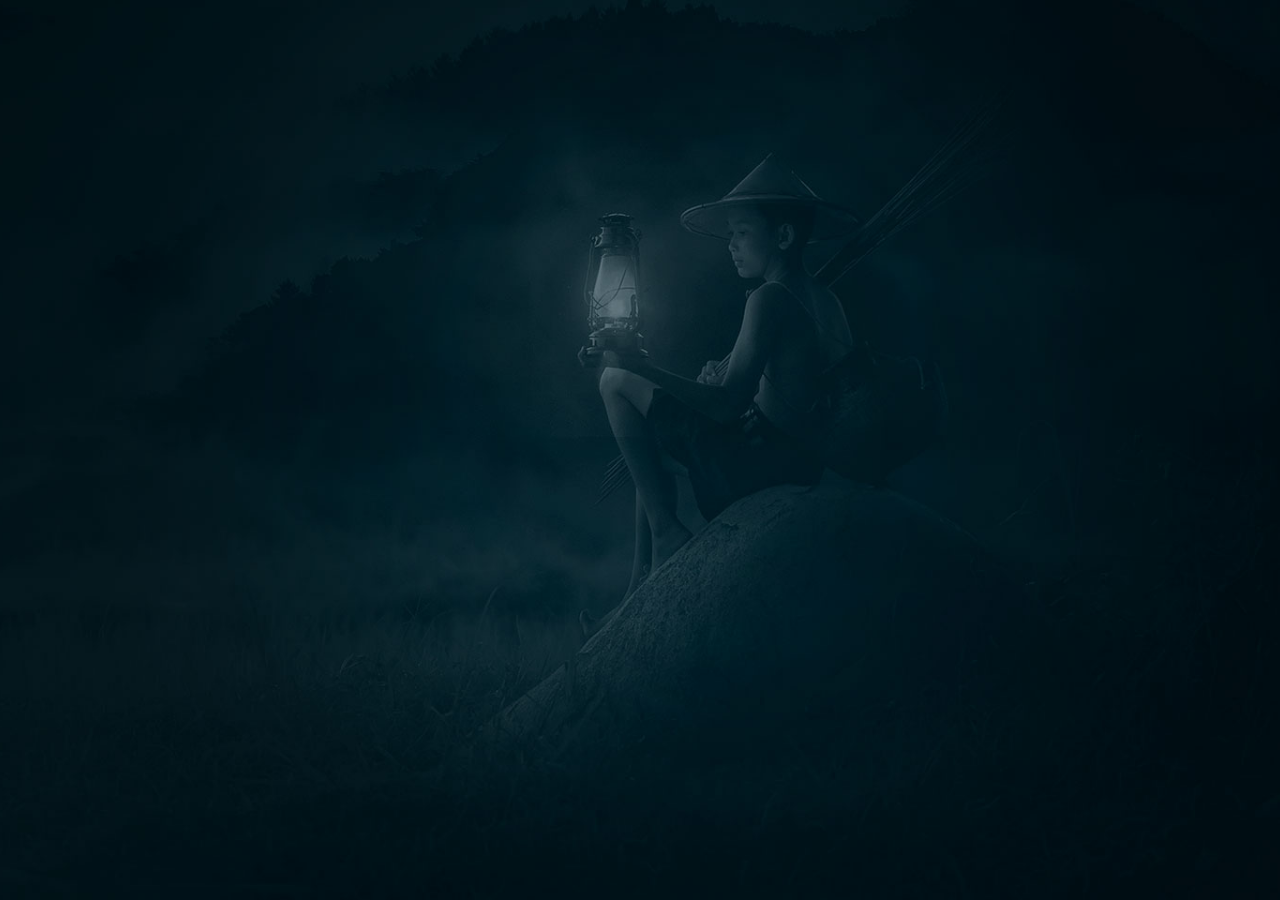
<file: index.html>
<!DOCTYPE html>
<html lang="ru">

<head>
  <meta charset="UTF-8">
  <meta name="viewport" content="width=1200, initial-scale=1.0">
  <link rel="stylesheet" href="style/main.css">
  <title>Air-asia | Welcome page</title>
</head>

<body>
  <div class="welcome">
    <div class="welcome__container">
      <div class="central">
        <img src="./logo/welcome-logo.svg" alt="air-asia" class="central__logo">
        <div class="central__text">Открой для себя Азию</div>
        <a href="./main.html" class="button welcome__btn">Войти</a>
      </div>
    </div>
  </div>
</body>

</html>
</file>
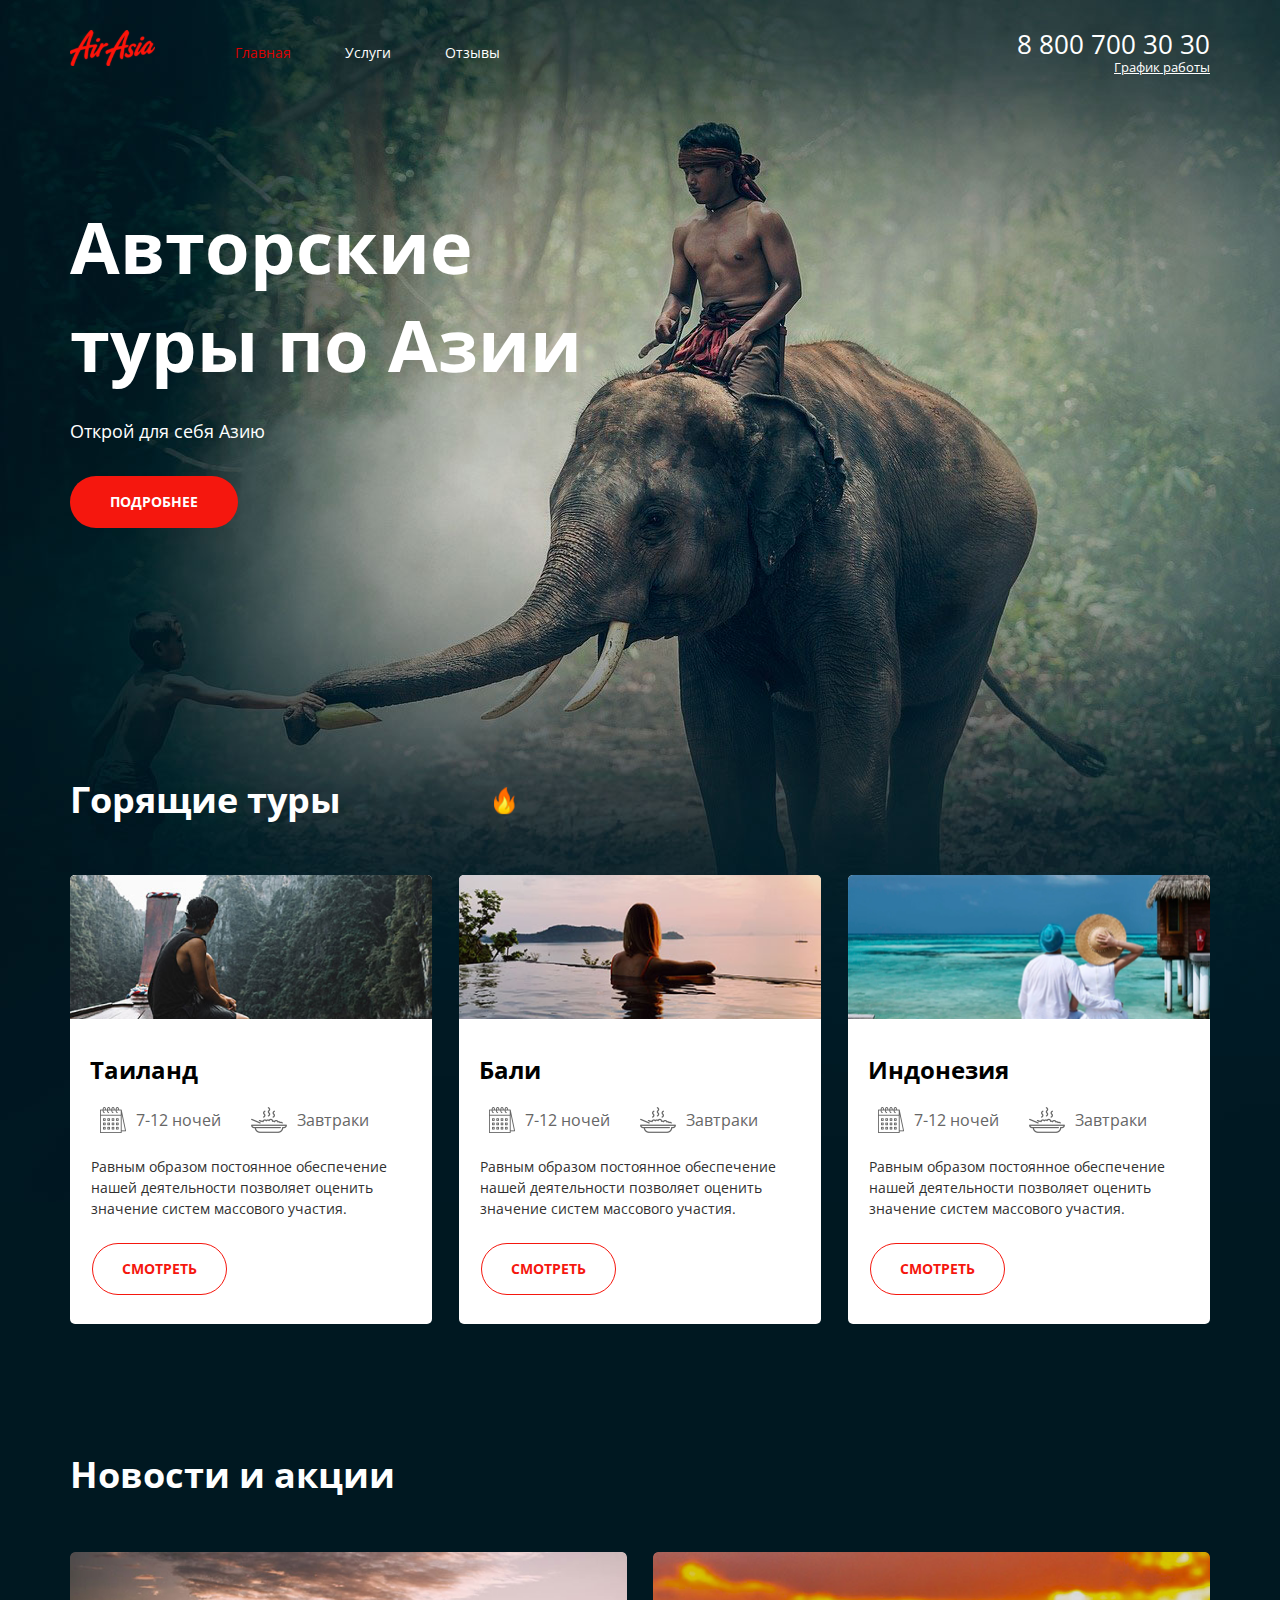
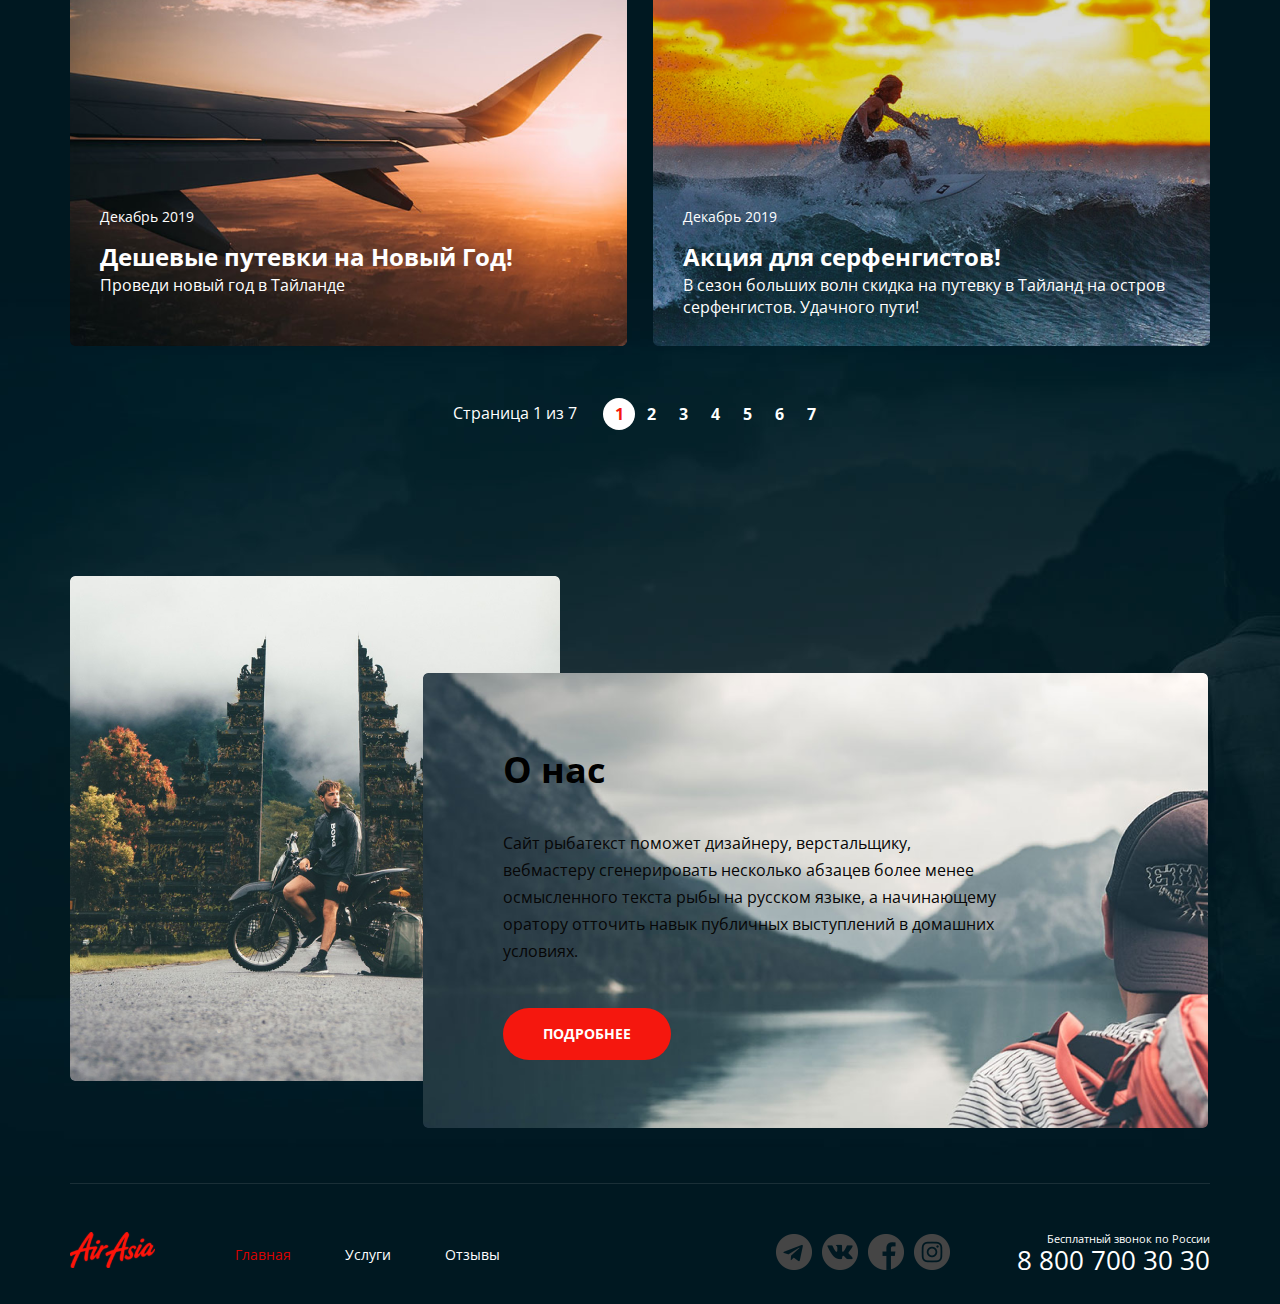
<file: main.html>
<!DOCTYPE html>
<html lang="ru">

<head>
  <meta charset="UTF-8">
  <meta name="viewport" content="width=1200, initial-scale=1.0">
  <link rel="stylesheet" href="style/main.css">
  <title>Air-asia</title>
</head>

<body>
  <div class="wrapper">
    <div class="wrapper__content wrapper__content-page">
      <!-- Шапка сайта -->
      <header class="header">
        <div class="container header__container">
          <a href="/" class="logo">
            <img src="./logo/logo.svg" alt="logo" class="logo__img">
          </a>
          <nav class="menu">
            <ul class="menu__list">
              <li class="menu__item menu__item--active">
                <a href="./main.html" class="menu__link">Главная</a>
              </li>
              <li class="menu__item">
                <a href="./services.html" class="menu__link">Услуги</a>
              </li>
              <li class="menu__item">
                <a href="./reviews.html" class="menu__link">Отзывы</a>
              </li>
            </ul>
          </nav>
          <address class="contacts">
            <a href="tel:+78007003030" class="contact__phone">8 800 700 30 30</a>
            <div class="contacts__dropdown">
              <div class="contacts__dropdown-title">График работы</div>
              <div class="contacts__menu">
                <div class="contacts__days">пн-вс: 09:00 - 20:00</div>
                <div class="contacts__dinner">Обед: 14:00-14:30</div>
              </div>
            </div>
          </address>
        </div>
      </header>

      <main class="maincontent">
        <!-- Привественная сексия -->
        <section class="hello">
          <div class="container hello__container">
            <div class="hello__text-section">
              <h1 class="hello__title">Авторские туры по Азии</h1>
              <div class="hello__subtitle">Открой для себя Азию</div>
              <a href="#" class="button">Подробнее</a>
            </div>
          </div>
        </section>

        <!-- Горящие туры -->
        <section class="offers">
          <div class="container">
            <h2 class="title title--fire">Горящие туры</h2>
            <ul class="offers__list">
              <li class="offers__item">
                <div class="offers__header">
                  <img src="./img/river.png" alt="river" class="offers__img">
                </div>
                <div class="offers__content">
                  <h5 class="offers__title">Таиланд</h5>
                  <ul class="offers__features">
                    <li class="offers__feature">
                      <img src="./icon/calendar.svg" alt="calendar" class="offers__feature-icon">
                      <div class="offer__feature-text">7-12 ночей</div>
                    </li>
                    <li class="offers__feature">
                      <img src="./icon/meal.svg" alt="meal" class="offers__feature-icon">
                      <div class="offer__feature-text">Завтраки</div>
                    </li>
                  </ul>
                  <p class="offers__text">Равным образом постоянное обеспечение нашей деятельности позволяет оценить
                    значение систем массового участия.</p>
                  <a href="#" class="button offers__button--light">Смотреть</a>
                </div>
              </li>
              <li class="offers__item">
                <div class="offers__header">
                  <img src="./img/pool.png" alt="pool" class="offers__img">
                </div>
                <div class="offers__content">
                  <h5 class="offers__title">Бали</h5>
                  <ul class="offers__features">
                    <li class="offers__feature">
                      <img src="./icon/calendar.svg" alt="calendar" class="offers__feature-icon">
                      <div class="offer__feature-text">7-12 ночей</div>
                    </li>
                    <li class="offers__feature">
                      <img src="./icon/meal.svg" alt="meal" class="offers__feature-icon">
                      <div class="offer__feature-text">Завтраки</div>
                    </li>
                  </ul>
                  <p class="offers__text">Равным образом постоянное обеспечение нашей деятельности позволяет оценить
                    значение систем массового участия.</p>
                  <a href="#" class="button offers__button--light">Смотреть</a>
              </li>
              <li class="offers__item">
                <div class="offers__header">
                  <img src="./img/ocean.png" alt="ocean" class="offers__img">
                </div>
                <div class="offers__content">
                  <h5 class="offers__title">Индонезия</h5>
                  <ul class="offers__features">
                    <li class="offers__feature">
                      <img src="./icon/calendar.svg" alt="calendar" class="offers__feature-icon">
                      <div class="offer__feature-text">7-12 ночей</div>
                    </li>
                    <li class="offers__feature">
                      <img src="./icon/meal.svg" alt="meal" class="offers__feature-icon">
                      <div class="offer__feature-text">Завтраки</div>
                    </li>
                  </ul>
                  <p class="offers__text">Равным образом постоянное обеспечение нашей деятельности позволяет оценить
                    значение систем массового участия.</p>
                  <a href="#" class="button offers__button--light">Смотреть</a>
              </li>
            </ul>
          </div>
        </section>

        <!-- Новости и акции -->
        <section class="news">
          <div class="container">
            <h2 class="title news__header-title">Новости и акции</h2>
            <ul class="news__list">
              <li class="news__item">
                <img src="./img/plain.png" alt="plain" class="news__img">
                <div class="news__content">
                  <time class="news__date">Декабрь 2019</time>
                  <h5 class="news__title">Дешевые путевки на Новый Год!</h5>
                  <p class="news__text">Проведи новый год в Тайланде</p>
                </div>
              </li>
              <li class="news__item">
                <img src="./img/Surfer.png" alt="Surfer" class="news__img">
                <div class="news__content">
                  <time class="news__date">Декабрь 2019</time>
                  <h5 class="news__title">Акция для серфенгистов!</h5>
                  <p class="news__text">В сезон больших волн скидка на путевку в Тайланд на остров серфенгистов.
                    Удачного пути!</p>
                </div>
              </li>
            </ul>
            <div class="paginator">
              <div class="paginatop__display">Страница 1 из 7</div>
              <ul class="paginator__list">
                <li class="paginator__item"><a href="#" class="paginator__link paginator__link--white">1</a></li>
                <li class="paginator__item"><a href="#" class="paginator__link">2</a></li>
                <li class="paginator__item"><a href="#" class="paginator__link">3</a></li>
                <li class="paginator__item"><a href="#" class="paginator__link">4</a></li>
                <li class="paginator__item"><a href="#" class="paginator__link">5</a></li>
                <li class="paginator__item"><a href="#" class="paginator__link">6</a></li>
                <li class="paginator__item"><a href="#" class="paginator__link">7</a></li>

              </ul>
            </div>
          </div>
        </section>

        <!-- Секция о нас -->
        <section class="about">
          <div class="container">
            <div class="about__content">
              <div class="about__item">
                <h2 class="title title--dark">О нас</h2>
                <p class="about__text">Сайт рыбатекст поможет дизайнеру, верстальщику, вебмастеру сгенерировать
                  несколько
                  абзацев более менее осмысленного текста рыбы на русском языке, а начинающему оратору отточить навык
                  публичных выступлений в домашних условиях. </p>
                <a href="#" class="button about__button">Подробнее</a>
              </div>
            </div>
          </div>
        </section>
      </main>
    </div>
  </div>
  <!-- Подвал страницы -->
  <footer class="footer">
    <div class="container footer__container">
      <div class="footer__col">
        <a href="./" class="logo">
          <img src="./logo/logo.svg" alt="Логотип «Air Asia»" class="logo__img">
        </a>
        <nav class="menu">
          <ul class="menu__list">
            <li class="menu__item menu__item--active">
              <a href="./main.html" class="menu__link">Главная</a>
            </li>
            <li class="menu__item">
              <a href="./services.html" class="menu__link">Услуги</a>
            </li>
            <li class="menu__item">
              <a href="./reviews.html" class="menu__link">Отзывы</a>
            </li>
          </ul>
        </nav>
        <ul class="social">
          <li class="social__item social__item--tg">
            <a href="" class="social__link">
              <img src="./icon/telegram.svg" alt="tg" class="social__icon">
            </a>
          </li>
          <li class="social__item social__item--vk">
            <a href="" class="social__link">
              <img src="./icon/vk.svg" alt="vk" class="social__icon">
            </a>
          </li>
          <li class="social__item social__item--fb">
            <a href="" class="social__link">
              <img src="./icon/f.svg" alt="fb" class="social__icon">
            </a>
          </li>
          <li class="social__item social__item--inst">
            <a href="" class="social__link">
              <img src="./icon/in.svg" alt="ins" class="social__icon">
            </a>
          </li>
        </ul>
        <address class="contacts">
          <div class="contact__info">Бесплатный звонок по России</div>
          <a href="tel:+78007003030" class="contact__phone">8 800 700 30 30</a>
        </address>
      </div>
    </div class="container">
  </footer>
</body>

</html>
</file>
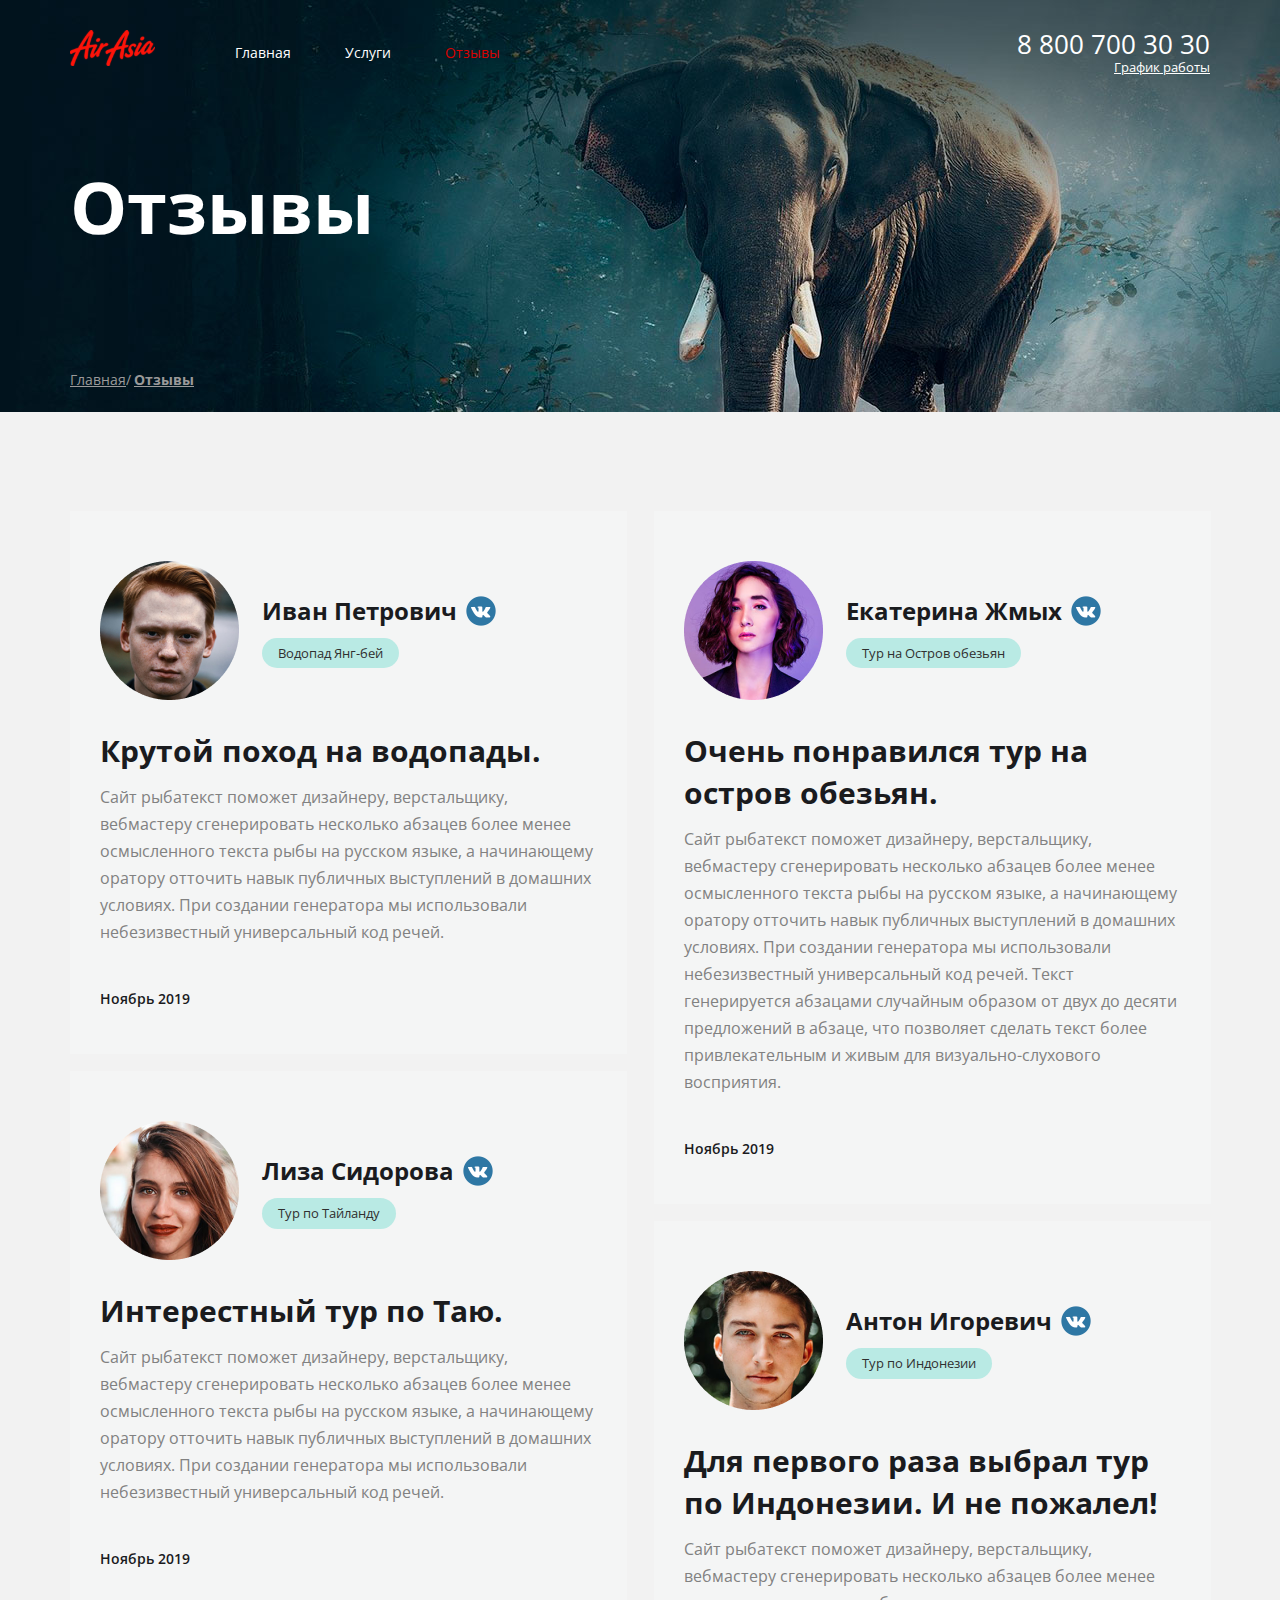
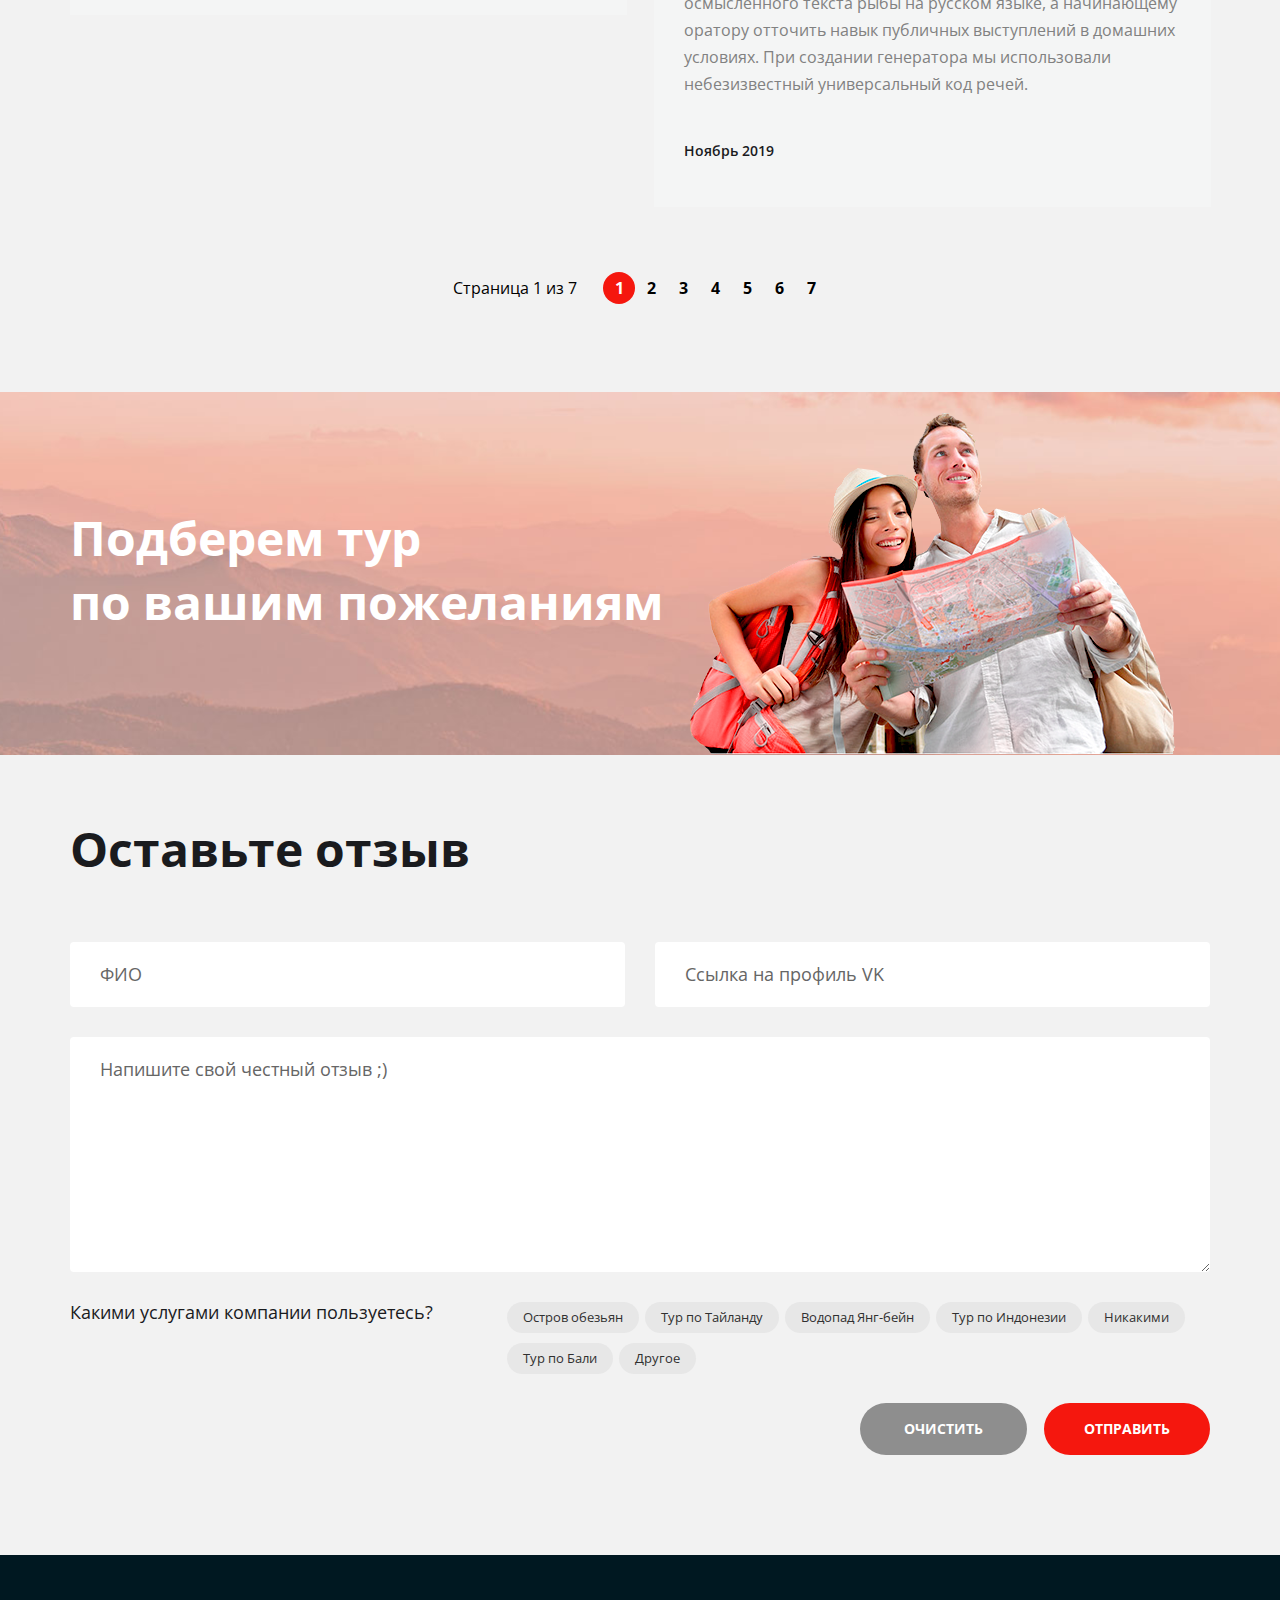
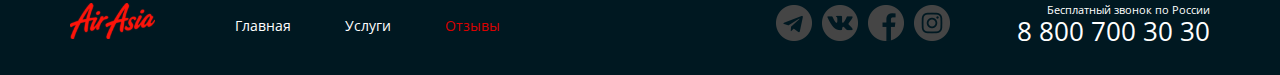
<file: reviews.html>
<!DOCTYPE html>
<html lang="ru">

<head>
  <meta charset="UTF-8">
  <meta name="viewport" content="width=1200, initial-scale=1.0">
  <link rel="stylesheet" href="style/main.css">
  <title>Air-asia | Reviews page</title>
</head>

<body>
  <div class="wrapper services-wrapper">
    <!-- Шапка страницы -->
    <section class="top-line">
      <div class="container top-line__container">
        <header class="header">
          <div class="container header__container">
            <a href="/" class="logo">
              <img src="./logo/logo.svg" alt="logo" class="logo__img">
            </a>
            <nav class="menu">
              <ul class="menu__list">
                <li class="menu__item">
                  <a href="./main.html" class="menu__link">Главная</a>
                </li>
                <li class="menu__item">
                  <a href="./services.html" class="menu__link">Услуги</a>
                </li>
                <li class="menu__item menu__item--active">
                  <a href="./reviews.html" class="menu__link">Отзывы</a>
                </li>
              </ul>
            </nav>
            <address class="contacts">
              <a href="tel:+78007003030" class="contact__phone">8 800 700 30 30</a>
              <div class="contacts__dropdown">
                <div class="contacts__dropdown-title">График работы</div>
                <div class="contacts__menu">
                  <div class="contacts__days">пн-вс: 09:00 - 20:00</div>
                  <div class="contacts__dinner">Обед: 14:00-14:30</div>
                </div>
              </div>
            </address>
          </div>
        </header>
        <h1 class="page-title page-title__reviews">Отзывы</h1>
        <nav class="breadcrumbs">
          <ul class="breadcrumbs__list">
            <li class="breadcrumbs__item">
              <a href="./main.html" class="breadcrumbs__link">Главная</a>
            </li>
            <li class="breadcrumbs__item breadcrumbs__item--active">
              <a href="./reviews.html" class="breadcrumbs__link">Отзывы</a>
            </li>
          </ul>
        </nav>
      </div>
    </section>
    <!-- Отзывы -->
    <main class="page-content page__reviews">
      <div class="container">
        <ul class="reviews">
          <li class="reviews__item review">
            <div class="review__header">
              <div class="review__photo">
                <div class="avatar">
                  <img src="./img/avatar/Ivan.png" alt="user" class="avatar__img">
                </div>
              </div>
              <div class="review__userdata">
                <a href="#" class="review__user">Иван Петрович</a>
                <ul class="review__tags">
                  <li class="review__tag-item tag">Водопад Янг-бей</li>
                </ul>
              </div>
            </div>
            <div class="review__content">
              <h3 class="review__title">Крутой поход на водопады.</h3>
              <div class="review__content--text">
                <p>Сайт рыбатекст поможет дизайнеру, верстальщику, вебмастеру сгенерировать несколько абзацев более
                  менее осмысленного текста рыбы на русском языке, а начинающему оратору отточить навык публичных
                  выступлений в домашних условиях. При создании генератора мы использовали небезизвестный универсальный
                  код речей.</p>
              </div>
              <time class="review__date">Ноябрь 2019</time>
            </div>
          </li>
          <li class="reviews__item review">
            <div class="review__header">
              <div class="review__photo">
                <div class="avatar">
                  <img src="./img/avatar/Liza.png" alt="user" class="avatar__img">
                </div>
              </div>
              <div class="review__userdata">
                <a href="#" class="review__user">Лиза Сидорова</a>
                <ul class="review__tags">
                  <li class="review__tag-item tag">Тур по Тайланду</li>
                </ul>
              </div>
            </div>
            <div class="review__content">
              <h3 class="review__title">Интерестный тур по Таю.</h3>
              <div class="review__content--text">
                <p>Сайт рыбатекст поможет дизайнеру, верстальщику, вебмастеру сгенерировать несколько абзацев более
                  менее осмысленного текста рыбы на русском языке, а начинающему оратору отточить навык публичных
                  выступлений в домашних условиях. При создании генератора мы использовали небезизвестный универсальный
                  код речей.</p>
              </div>
              <time class="review__date">Ноябрь 2019</time>
            </div>
          </li>
          <li class="reviews__item review">
            <div class="review__header">
              <div class="review__photo">
                <div class="avatar">
                  <img src="./img/avatar/Ekaterina.png" alt="user" class="avatar__img">
                </div>
              </div>
              <div class="review__userdata">
                <a href="#" class="review__user">Екатерина Жмых</a>
                <ul class="review__tags">
                  <li class="review__tag-item tag">Тур на Остров обезьян</li>
                </ul>
              </div>
            </div>
            <div class="review__content">
              <h3 class="review__title">Очень понравился тур на остров обезьян.</h3>
              <div class="review__content--text">
                <p>Сайт рыбатекст поможет дизайнеру, верстальщику, вебмастеру сгенерировать несколько абзацев более
                  менее осмысленного текста рыбы на русском языке, а начинающему оратору отточить навык публичных
                  выступлений в домашних условиях. При создании генератора мы использовали небезизвестный универсальный
                  код речей. Текст генерируется абзацами случайным образом от двух до десяти предложений в абзаце, что
                  позволяет сделать текст более привлекательным и живым для визуально-слухового восприятия.</p>
              </div>
              <time class="review__date">Ноябрь 2019</time>
            </div>
          </li>
          <li class="reviews__item review">
            <div class="review__header">
              <div class="review__photo">
                <div class="avatar">
                  <img src="./img/avatar/Anton.png" alt="user" class="avatar__img">
                </div>
              </div>
              <div class="review__userdata">
                <a href="#" class="review__user">Антон Игоревич</a>
                <ul class="review__tags">
                  <li class="review__tag-item tag">Тур по Индонезии</li>
                </ul>
              </div>
            </div>
            <div class="review__content">
              <h3 class="review__title">
                Для первого раза выбрал тур по
                Индонезии. И не пожалел!</h3>
              <div class="review__content--text">
                <p>Сайт рыбатекст поможет дизайнеру, верстальщику, вебмастеру сгенерировать несколько абзацев более
                  менее осмысленного текста рыбы на русском языке, а начинающему оратору отточить навык публичных
                  выступлений в домашних условиях. При создании генератора мы использовали небезизвестный универсальный
                  код речей.</p>
              </div>
              <time class="review__date">Ноябрь 2019</time>
            </div>
          </li>
        </ul>
        <div class="paginator peginator--black">
          <div class="paginatop__display">Страница 1 из 7</div>
          <ul class="paginator__list">
            <li class="paginator__item paginator__item"><a href="#" class="paginator__link paginator__link--red">1</a>
            </li>
            <li class="paginator__item"><a href="#" class="paginator__link">2</a></li>
            <li class="paginator__item"><a href="#" class="paginator__link">3</a></li>
            <li class="paginator__item"><a href="#" class="paginator__link">4</a></li>
            <li class="paginator__item"><a href="#" class="paginator__link">5</a></li>
            <li class="paginator__item"><a href="#" class="paginator__link">6</a></li>
            <li class="paginator__item"><a href="#" class="paginator__link">7</a></li>

          </ul>
        </div>
      </div>
  </div>
  </main>
  <!-- Сепаратор -->
  <section class="separator">
    <div class="container">
      <div class="separator__content">
        <h2 class="separator__title">
          Подберем тур
          по вашим пожеланиям</h2>
      </div>
    </div>
  </section>
  <!-- Форма отзыва -->
  <section class="inner-section inner-section--bg--grey">
    <div class="container">
      <h2 class="inner-section__title form__title">Оставьте отзыв</h2>
      <form class="form" method="post">
        <div class="form__row">
          <input type="text" placeholder="ФИО" class="form__input">
          <input type="text" placeholder="Ссылка на профиль VK" class="form__input">
        </div>
        <div class="form__row">
          <textarea class="form__input form__input--textarea" placeholder="Напишите свой честный отзыв ;)"></textarea>
        </div>
        <div class="form__controls">
          <div class="form__controls-title">Какими услугами компании пользуетесь?</div>
          <ul class="controls">
            <li class="controls__item">
              <label class="controls__elem">
                <input type="checkbox" class="controls__checkbox">
              <div class="tag tag--bg--gray">Остров обезьян</div>
            </label>
            </li>
            <li class="controls__item">
              <label class="controls__elem">
                <input type="checkbox" class="controls__checkbox">
              <div class="tag tag--bg--gray">Тур по Тайланду</div>
            </label>
            </li>
            <li class="controls__item">
              <label class="controls__elem">
                <input type="checkbox" class="controls__checkbox">
              <div class="tag tag--bg--gray">Водопад Янг-бейн</div>
            </label>
            </li>
            <li class="controls__item">
              <label class="controls__elem">
                <input type="checkbox" class="controls__checkbox">
              <div class="tag tag--bg--gray">Тур по Индонезии</div>
            </label>
            </li>
            <li class="controls__item">
              <label class="controls__elem">
                <input type="checkbox" class="controls__checkbox">
              <div class="tag tag--bg--gray">Никакими</div>
            </label>
            </li>
            <li class="controls__item">
              <label class="controls__elem">
                <input type="checkbox" class="controls__checkbox">
              <div class="tag tag--bg--gray">Тур по Бали</div>
            </label>
            </li>
            <li class="controls__item">
              <label class="controls__elem">
                <input type="checkbox" class="controls__checkbox">
              <div class="tag tag--bg--gray">Другое</div>
            </label>
            </li>
          </ul>
        </div>
        <div class="form__btns">
          <button type="reset" class="button form__btn button--color--grey">Очистить</button>
          <button type="submit" class="button form__btn button--color--red">Отправить</button>
        </div>
      </form>
    </div>
  </section>
  </div>
  <!-- Подвал -->
  <footer class="footer footer__reviews">
    <div class="container footer__container-services">
      <div class="footer__col">
        <a href="./" class="logo">
          <img src="./logo/logo.svg" alt="Логотип «Air Asia»" class="logo__img">
        </a>
        <nav class="menu">
          <ul class="menu__list">
            <li class="menu__item">
              <a href="./main.html" class="menu__link">Главная</a>
            </li>
            <li class="menu__item">
              <a href="./services.html" class="menu__link">Услуги</a>
            </li>
            <li class="menu__item menu__item--active">
              <a href="./reviews.html" class="menu__link">Отзывы</a>
            </li>
          </ul>
        </nav>
        <ul class="social">
          <li class="social__item social__item--tg">
            <a href="" class="social__link">
              <img src="./icon/telegram.svg" alt="tg" class="social__icon">
            </a>
          </li>
          <li class="social__item social__item--vk">
            <a href="" class="social__link">
              <img src="./icon/vk.svg" alt="vk" class="social__icon">
            </a>
          </li>
          <li class="social__item social__item--fb">
            <a href="" class="social__link">
              <img src="./icon/f.svg" alt="fb" class="social__icon">
            </a>
          </li>
          <li class="social__item social__item--inst">
            <a href="" class="social__link">
              <img src="./icon/in.svg" alt="ins" class="social__icon">
            </a>
          </li>
        </ul>
        <address class="contacts">
          <div class="contact__info">Бесплатный звонок по России</div>
          <a href="tel:+78007003030" class="contact__phone">8 800 700 30 30</a>
        </address>
      </div>
      </div">
  </footer>
</body>

</html>
</file>
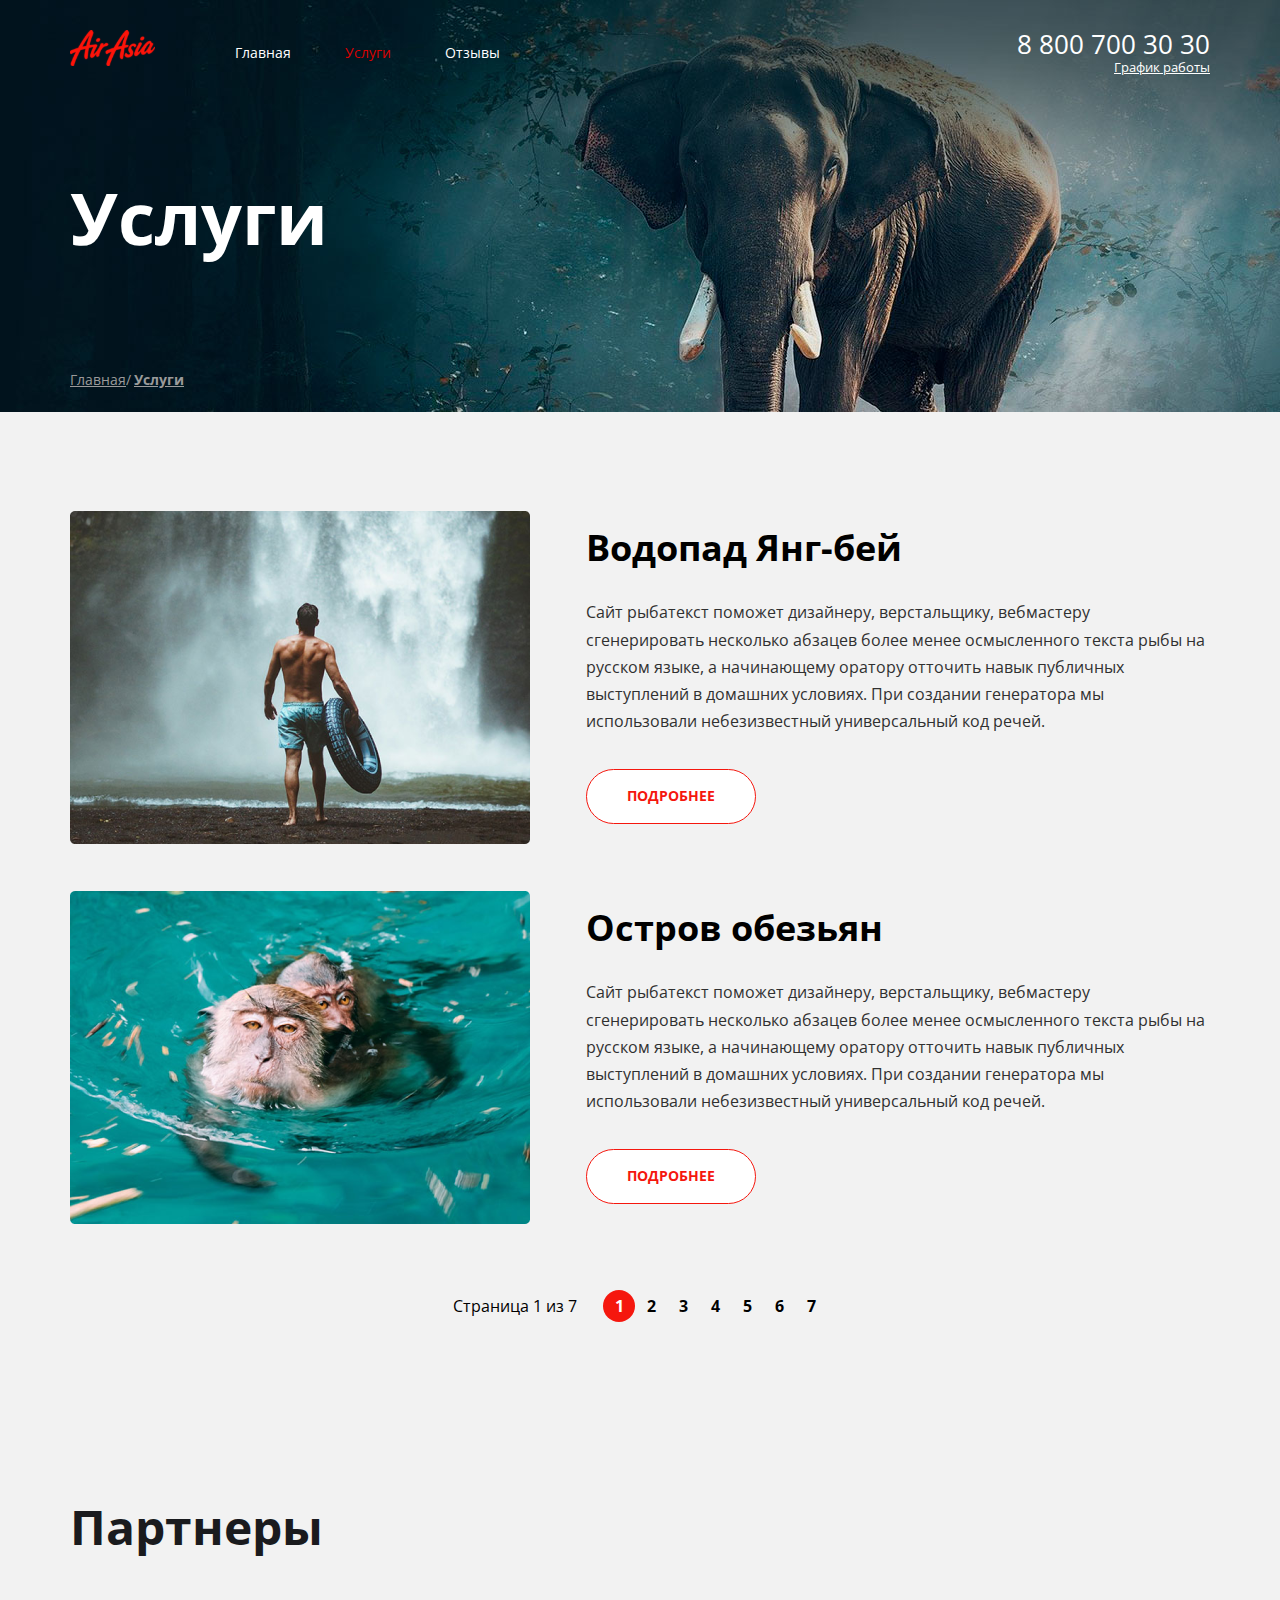
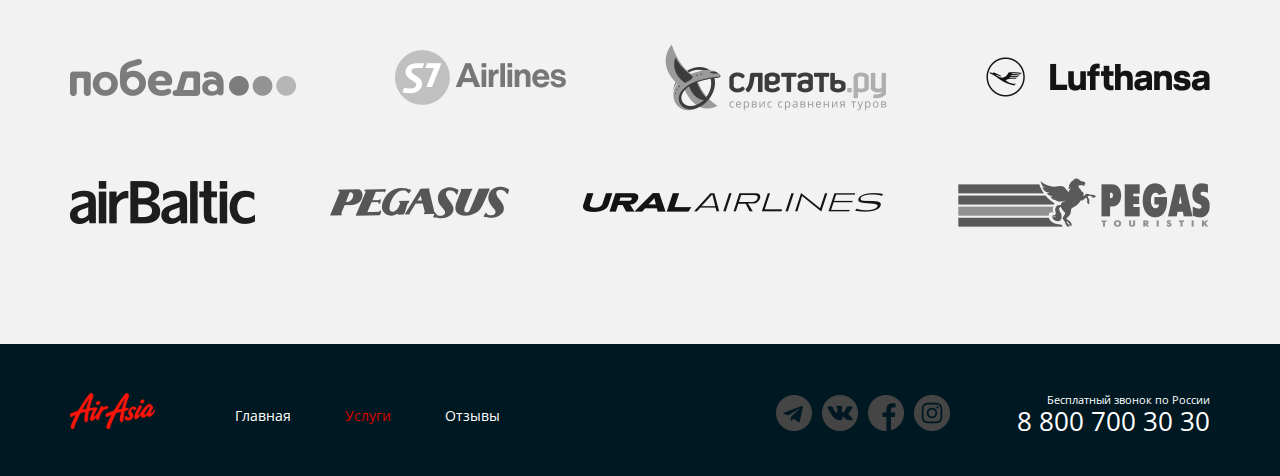
<file: services.html>
<!DOCTYPE html>
<html lang="ru">

<head>
  <meta charset="UTF-8">
  <meta name="viewport" content="width=1200, initial-scale=1.0">
  <link rel="stylesheet" href="style/main.css">
  <title>Air-asia | Service page</title>
</head>

<body>
  <div class="wrapper services-wrapper">
    <!-- Шапка страницы -->
    <section class="top-line">
      <div class="container top-line__container">
        <header class="header">
          <div class="container header__container">
            <a href="/" class="logo">
              <img src="./logo/logo.svg" alt="logo" class="logo__img">
            </a>
            <nav class="menu">
              <ul class="menu__list">
                <li class="menu__item">
                  <a href="./main.html" class="menu__link">Главная</a>
                </li>
                <li class="menu__item menu__item--active">
                  <a href="./services.html" class="menu__link">Услуги</a>
                </li>
                <li class="menu__item">
                  <a href="./reviews.html" class="menu__link">Отзывы</a>
                </li>
              </ul>
            </nav>
            <address class="contacts">
              <a href="tel:+78007003030" class="contact__phone">8 800 700 30 30</a>
              <div class="contacts__dropdown">
                <div class="contacts__dropdown-title">График работы</div>
                <div class="contacts__menu">
                  <div class="contacts__days">пн-вс: 09:00 - 20:00</div>
                  <div class="contacts__dinner">Обед: 14:00-14:30</div>
                </div>
              </div>
            </address>
          </div>
        </header>
        <h1 class="page-title">Услуги</h1>
        <nav class="breadcrumbs">
          <ul class="breadcrumbs__list">
            <li class="breadcrumbs__item">
              <a href="./main.html" class="breadcrumbs__link">Главная</a>
            </li>
            <li class="breadcrumbs__item breadcrumbs__item--active">
              <a href="./services.html" class="breadcrumbs__link">Услуги</a>
            </li>
          </ul>
        </nav>
      </div>
    </section>
    <!-- Услуги -->
    <main class="page-content">
      <div class="container">
        <ul class="services">
          <li class="services__item service">
            <div class="service__img">
              <img src="./img/waterfall.png" alt="waterfall" class="service__img-elem">
            </div>
            <div class="service__content">
              <h2 class="service__title">Водопад Янг-бей</h2>
              <div class="service__desc">
                <p>
                  Сайт рыбатекст поможет дизайнеру, верстальщику, вебмастеру сгенерировать несколько абзацев более менее
                  осмысленного текста рыбы на русском языке, а начинающему оратору отточить навык публичных выступлений
                  в домашних условиях. При создании генератора мы использовали небезизвестный универсальный код речей.
                </p>
              </div>
              <a href="#" class="button button__service--light">Подробнее</a>
            </div>
          </li>
          <li class="services__item service">
            <div class="service__img">
              <img src="./img/monkeys.png" alt="monkeys" class="service__img-elem">
            </div>
            <div class="service__content">
              <h2 class="service__title">Остров обезьян</h2>
              <div class="service__desc">
                <p>
                  Сайт рыбатекст поможет дизайнеру, верстальщику, вебмастеру сгенерировать несколько абзацев более менее
                  осмысленного текста рыбы на русском языке, а начинающему оратору отточить навык публичных выступлений
                  в домашних условиях. При создании генератора мы использовали небезизвестный универсальный код речей.
                </p>
              </div>
              <a href="#" class="button button__service--light">Подробнее</a>
            </div>
          </li>
        </ul>
        <div class="paginator peginator--black">
          <div class="paginatop__display">Страница 1 из 7</div>
          <ul class="paginator__list">
            <li class="paginator__item paginator__item"><a href="#" class="paginator__link paginator__link--red">1</a></li>
            <li class="paginator__item"><a href="#" class="paginator__link">2</a></li>
            <li class="paginator__item"><a href="#" class="paginator__link">3</a></li>
            <li class="paginator__item"><a href="#" class="paginator__link">4</a></li>
            <li class="paginator__item"><a href="#" class="paginator__link">5</a></li>
            <li class="paginator__item"><a href="#" class="paginator__link">6</a></li>
            <li class="paginator__item"><a href="#" class="paginator__link">7</a></li>

          </ul>
        </div>
      </div>
  </div>
  </main>
  <!-- Партнеры -->
  <section class="inner-section">
    <div class="container">
      <h2 class="inner-section__title">Партнеры</h2>
      <ul class="partners">
        <li class="partners__item">
          <a href="#" class="partners__link">
            <img src="./img/partners/pobeda.png" alt="Победа">
          </a>
        </li>
        <li class="partners__item">
          <a href="#" class="partners__link">
            <img src="./img/partners/s7.png" alt="S7">
          </a>
        </li>
        <li class="partners__item">
          <a href="#" class="partners__link">
            <img src="./img/partners/lets-fly.png" alt="Слетать">
          </a>
        </li>
        <li class="partners__item">
          <a href="#" class="partners__link">
            <img src="./img/partners/lufthansa.png" alt="Lufthansa">
          </a>
        </li>
        <li class="partners__item">
          <a href="#" class="partners__link">
            <img src="./img/partners/airbaltic.png" alt="Air Baltic">
          </a>
        </li>
        <li class="partners__item">
          <a href="#" class="partners__link">
            <img src="./img/partners/pegasus.png" alt="Pegasus">
          </a>
        </li>
        <li class="partners__item">
          <a href="#" class="partners__link">
            <img src="./img/partners/ural.png" alt="Ural Airlines">
          </a>
        </li>
        <li class="partners__item">
          <a href="#" class="partners__link">
            <img src="./img/partners/pegas.png" alt="Pegas">
          </a>
      </ul>
    </div>
  </section>
  </div>
  <!-- Подвал -->
  <footer class="footer footer__service">
    <div class="container footer__container-serices">
      <div class="footer__col">
        <a href="./" class="logo">
          <img src="./logo/logo.svg" alt="Логотип «Air Asia»" class="logo__img">
        </a>
        <nav class="menu">
          <ul class="menu__list">
            <li class="menu__item">
              <a href="./main.html" class="menu__link">Главная</a>
            </li>
            <li class="menu__item menu__item--active">
              <a href="./services.html" class="menu__link">Услуги</a>
            </li>
            <li class="menu__item">
              <a href="./reviews.html" class="menu__link">Отзывы</a>
            </li>
          </ul>
        </nav>
        <ul class="social">
          <li class="social__item social__item--tg">
            <a href="" class="social__link">
              <img src="./icon/telegram.svg" alt="tg" class="social__icon">
            </a>
          </li>
          <li class="social__item social__item--vk">
            <a href="" class="social__link">
              <img src="./icon/vk.svg" alt="vk" class="social__icon">
            </a>
          </li>
          <li class="social__item social__item--fb">
            <a href="" class="social__link">
              <img src="./icon/f.svg" alt="fb" class="social__icon">
            </a>
          </li>
          <li class="social__item social__item--inst">
            <a href="" class="social__link">
              <img src="./icon/in.svg" alt="ins" class="social__icon">
            </a>
          </li>
        </ul>
        <address class="contacts">
          <div class="contact__info">Бесплатный звонок по России</div>
          <a href="tel:+78007003030" class="contact__phone">8 800 700 30 30</a>
        </address>
      </div>
    </div class="container">
  </footer>
</body>

</html>
</file>
<file: style/main.css>
@import url(./layout/fonts.css);
@import url(./layout/normalize.css);
@import url(./layout/base.css);



@import url(./blocks/header.css);
@import url(./blocks/logo.css);
@import url(./blocks/menu.css);
@import url(./blocks/dropdown.css);
@import url(./blocks/contacts.css);
@import url(./blocks/hello.css);
@import url(./blocks/button.css);
@import url(./blocks/offers.css);
@import url(./blocks/title.css);
@import url(./blocks/news.css);
@import url(./blocks/paginator.css);
@import url(./blocks/about.css);
@import url(./blocks/footer.css);
@import url(./blocks/socials.css);
@import url(./blocks/top-line.css);
@import url(./blocks/breadcrumbs.css);
@import url(./blocks/services.css);
@import url(./blocks/inner-section.css);
@import url(./blocks/reviews.css);
@import url(./blocks/avatar.css);
@import url(./blocks/separator.css);
@import url(./blocks/form.css);
@import url(./blocks/welcome.css);
</file>
